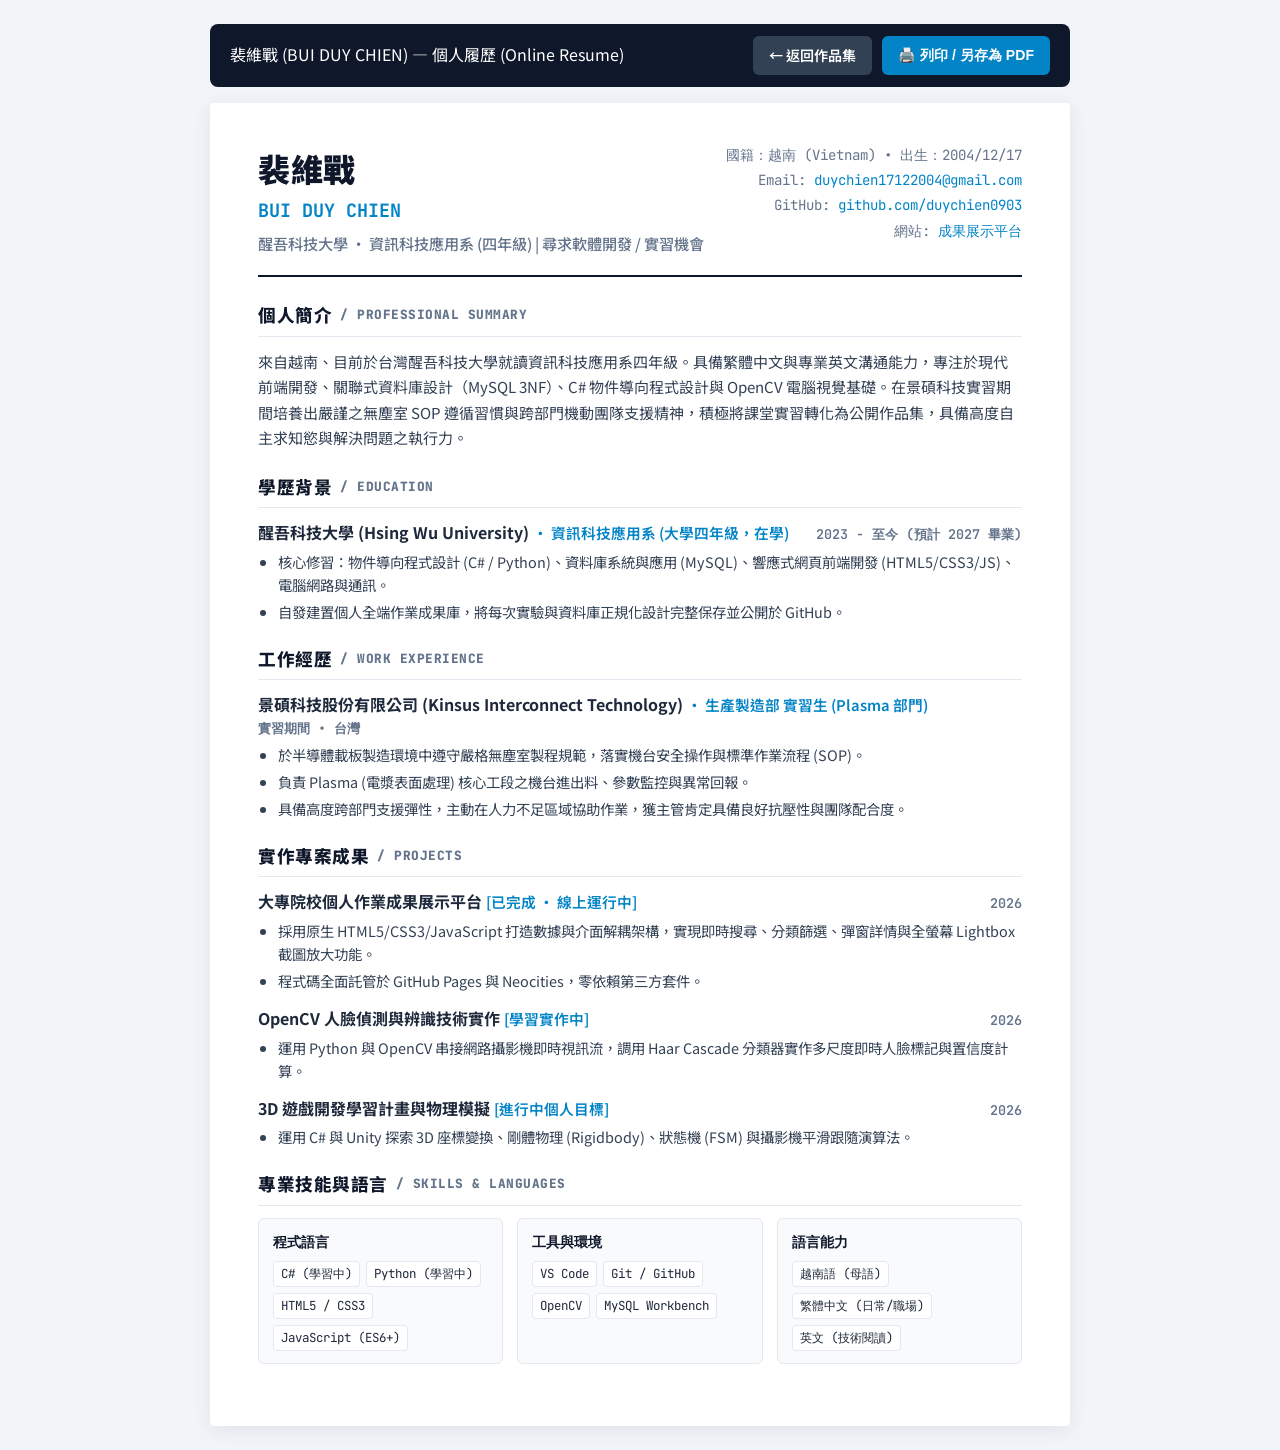
<file: resume.html>
<!DOCTYPE html>
<html lang="zh-TW">
<head>
  <meta charset="UTF-8">
  <meta name="viewport" content="width=device-width, initial-scale=1.0">
  <title>Bui Duy Chien (裴維戰) — Resume / CV</title>
  <link rel="preconnect" href="https://fonts.googleapis.com">
  <link rel="preconnect" href="https://fonts.gstatic.com" crossorigin>
  <link href="https://fonts.googleapis.com/css2?family=JetBrains+Mono:wght@400;600;700&family=Noto+Sans+TC:wght@400;500;700;900&display=swap" rel="stylesheet">
  <style>
    :root {
      --primary: #0F172A;
      --secondary: #1E293B;
      --accent: #0284C7;
      --text-main: #1E293B;
      --text-muted: #64748B;
      --border: #E2E8F0;
      --bg: #FFFFFF;
      --card-bg: #F8FAFC;
    }

    * {
      box-sizing: border-box;
      margin: 0;
      padding: 0;
    }

    body {
      font-family: 'Noto Sans TC', sans-serif;
      color: var(--text-main);
      background-color: #F1F5F9;
      padding: 24px 12px;
      line-height: 1.6;
      -webkit-font-smoothing: antialiased;
    }

    .resume-actions-bar {
      max-width: 860px;
      margin: 0 auto 16px auto;
      display: flex;
      justify-content: space-between;
      align-items: center;
      background-color: var(--primary);
      padding: 12px 20px;
      border-radius: 8px;
      color: #FFFFFF;
    }

    .btn-action {
      display: inline-flex;
      align-items: center;
      gap: 6px;
      padding: 8px 16px;
      font-size: 0.88rem;
      font-weight: 600;
      border-radius: 6px;
      cursor: pointer;
      text-decoration: none;
      border: none;
      transition: all 0.2s;
    }

    .btn-print {
      background-color: var(--accent);
      color: #FFFFFF;
    }

    .btn-print:hover {
      background-color: #0369A1;
    }

    .btn-back {
      background-color: #334155;
      color: #FFFFFF;
    }

    .btn-back:hover {
      background-color: #475569;
    }

    /* Printable Paper Container */
    .resume-sheet {
      max-width: 860px;
      margin: 0 auto;
      background-color: var(--bg);
      padding: 40px 48px;
      box-shadow: 0 4px 20px rgba(0, 0, 0, 0.08);
      border-radius: 4px;
    }

    /* Header */
    .cv-header {
      border-bottom: 2px solid var(--primary);
      padding-bottom: 20px;
      margin-bottom: 24px;
      display: flex;
      justify-content: space-between;
      align-items: flex-start;
      flex-wrap: wrap;
      gap: 16px;
    }

    .name-main {
      font-size: 2rem;
      font-weight: 900;
      color: var(--primary);
      letter-spacing: 0.5px;
    }

    .name-sub {
      font-size: 1.15rem;
      font-weight: 700;
      color: var(--accent);
      margin-top: 2px;
      font-family: 'JetBrains Mono', monospace;
    }

    .tagline {
      font-size: 0.95rem;
      color: var(--text-muted);
      margin-top: 6px;
      font-weight: 500;
    }

    .cv-contact-box {
      text-align: right;
      font-size: 0.88rem;
      line-height: 1.8;
      color: var(--text-muted);
      font-family: 'JetBrains Mono', monospace;
    }

    .cv-contact-box a {
      color: var(--accent);
      text-decoration: none;
    }

    /* Sections */
    .cv-section {
      margin-bottom: 22px;
    }

    .section-title {
      font-size: 1.1rem;
      font-weight: 800;
      color: var(--primary);
      border-bottom: 1.5px solid var(--border);
      padding-bottom: 6px;
      margin-bottom: 12px;
      display: flex;
      align-items: center;
      gap: 8px;
      text-transform: uppercase;
      letter-spacing: 0.5px;
    }

    .section-title span.en {
      font-size: 0.8rem;
      color: var(--text-muted);
      font-family: 'JetBrains Mono', monospace;
    }

    /* Profile / Summary */
    .summary-text {
      font-size: 0.94rem;
      color: #334155;
      line-height: 1.7;
    }

    /* Items */
    .cv-item {
      margin-bottom: 14px;
    }

    .item-header {
      display: flex;
      justify-content: space-between;
      align-items: baseline;
      margin-bottom: 4px;
      flex-wrap: wrap;
    }

    .item-title {
      font-size: 1rem;
      font-weight: 700;
      color: var(--secondary);
    }

    .item-org {
      font-size: 0.92rem;
      font-weight: 600;
      color: var(--accent);
    }

    .item-period {
      font-size: 0.84rem;
      color: var(--text-muted);
      font-family: 'JetBrains Mono', monospace;
      font-weight: 600;
    }

    .item-desc-list {
      list-style-type: disc;
      padding-left: 20px;
      font-size: 0.9rem;
      color: #334155;
      line-height: 1.6;
    }

    .item-desc-list li {
      margin-bottom: 4px;
    }

    /* Skills Grid */
    .skills-cv-grid {
      display: grid;
      grid-template-columns: repeat(3, 1fr);
      gap: 14px;
    }

    .skill-cat-card {
      background-color: var(--card-bg);
      border: 1px solid var(--border);
      border-radius: 6px;
      padding: 12px 14px;
    }

    .cat-head {
      font-size: 0.88rem;
      font-weight: 700;
      color: var(--primary);
      margin-bottom: 8px;
      font-family: 'JetBrains Mono', monospace;
    }

    .skill-tags {
      display: flex;
      flex-wrap: wrap;
      gap: 6px;
    }

    .s-tag {
      font-size: 0.78rem;
      font-family: 'JetBrains Mono', monospace;
      background-color: #FFFFFF;
      border: 1px solid var(--border);
      padding: 2px 7px;
      border-radius: 4px;
      color: var(--secondary);
    }

    /* Personal info 2-column table */
    .info-table {
      width: 100%;
      border-collapse: collapse;
      font-size: 0.9rem;
    }

    .info-table td {
      padding: 6px 10px;
      border-bottom: 1px solid var(--border);
    }

    .info-table td.label {
      width: 130px;
      font-weight: 700;
      color: var(--text-muted);
      background-color: var(--card-bg);
    }

    /* Print styles */
    @media print {
      body {
        background-color: #FFFFFF;
        padding: 0;
      }
      .resume-actions-bar {
        display: none !important;
      }
      .resume-sheet {
        box-shadow: none;
        padding: 0;
        max-width: 100%;
      }
      a {
        text-decoration: none;
        color: inherit;
      }
    }

    @media (max-width: 640px) {
      .resume-sheet {
        padding: 24px 18px;
      }
      .cv-contact-box {
        text-align: left;
      }
      .skills-cv-grid {
        grid-template-columns: 1fr;
      }
    }
  </style>
</head>
<body>

  <!-- Top Action Bar (Screen Only) -->
  <div class="resume-actions-bar">
    <span>裴維戰 (BUI DUY CHIEN) — 個人履歷 (Online Resume)</span>
    <div style="display: flex; gap: 10px;">
      <a href="../index.html" class="btn-action btn-back">← 返回作品集</a>
      <button type="button" class="btn-action btn-print" onclick="window.print()">
        🖨️ 列印 / 另存為 PDF
      </button>
    </div>
  </div>

  <!-- A4 Printable Paper -->
  <div class="resume-sheet">
    <!-- Header -->
    <header class="cv-header">
      <div>
        <h1 class="name-main">裴維戰</h1>
        <div class="name-sub">BUI DUY CHIEN</div>
        <p class="tagline">醒吾科技大學 • 資訊科技應用系 (四年級) | 尋求軟體開發 / 實習機會</p>
      </div>

      <div class="cv-contact-box">
        <div>國籍：越南 (Vietnam) • 出生：2004/12/17</div>
        <div>Email: <a href="mailto:duychien17122004@gmail.com">duychien17122004@gmail.com</a></div>
        <div>GitHub: <a href="https://github.com/duychien0903" target="_blank">github.com/duychien0903</a></div>
        <div>網站: <a href="https://duychien0903.github.io/student-assignment-portfolio/" target="_blank">成果展示平台</a></div>
      </div>
    </header>

    <!-- 1. 個人簡介 -->
    <section class="cv-section">
      <h2 class="section-title">個人簡介 <span class="en">/ Professional Summary</span></h2>
      <p class="summary-text">
        來自越南、目前於台灣醒吾科技大學就讀資訊科技應用系四年級。具備繁體中文與專業英文溝通能力，專注於現代前端開發、關聯式資料庫設計（MySQL 3NF）、C# 物件導向程式設計與 OpenCV 電腦視覺基礎。在景碩科技實習期間培養出嚴謹之無塵室 SOP 遵循習慣與跨部門機動團隊支援精神，積極將課堂實習轉化為公開作品集，具備高度自主求知慾與解決問題之執行力。
      </p>
    </section>

    <!-- 2. 學歷背景 -->
    <section class="cv-section">
      <h2 class="section-title">學歷背景 <span class="en">/ Education</span></h2>
      <div class="cv-item">
        <div class="item-header">
          <div>
            <span class="item-title">醒吾科技大學 (Hsing Wu University)</span>
            <span class="item-org"> • 資訊科技應用系 (大學四年級，在學)</span>
          </div>
          <span class="item-period">2023 - 至今 (預計 2027 畢業)</span>
        </div>
        <ul class="item-desc-list">
          <li>核心修習：物件導向程式設計 (C# / Python)、資料庫系統與應用 (MySQL)、響應式網頁前端開發 (HTML5/CSS3/JS)、電腦網路與通訊。</li>
          <li>自發建置個人全端作業成果庫，將每次實驗與資料庫正規化設計完整保存並公開於 GitHub。</li>
        </ul>
      </div>
    </section>

    <!-- 3. 工作與實習經歷 -->
    <section class="cv-section">
      <h2 class="section-title">工作經歷 <span class="en">/ Work Experience</span></h2>
      <div class="cv-item">
        <div class="item-header">
          <div>
            <span class="item-title">景碩科技股份有限公司 (Kinsus Interconnect Technology)</span>
            <span class="item-org"> • 生產製造部 實習生 (Plasma 部門)</span>
          </div>
          <span class="item-period">實習期間 • 台灣</span>
        </div>
        <ul class="item-desc-list">
          <li>於半導體載板製造環境中遵守嚴格無塵室製程規範，落實機台安全操作與標準作業流程 (SOP)。</li>
          <li>負責 Plasma (電漿表面處理) 核心工段之機台進出料、參數監控與異常回報。</li>
          <li>具備高度跨部門支援彈性，主動在人力不足區域協助作業，獲主管肯定具備良好抗壓性與團隊配合度。</li>
        </ul>
      </div>
    </section>

    <!-- 4. 專案作品 -->
    <section class="cv-section">
      <h2 class="section-title">實作專案成果 <span class="en">/ Projects</span></h2>
      <div class="cv-item">
        <div class="item-header">
          <div>
            <span class="item-title">大專院校個人作業成果展示平台</span>
            <span class="item-org"> [已完成 • 線上運行中]</span>
          </div>
          <span class="item-period">2026</span>
        </div>
        <ul class="item-desc-list">
          <li>採用原生 HTML5/CSS3/JavaScript 打造數據與介面解耦架構，實現即時搜尋、分類篩選、彈窗詳情與全螢幕 Lightbox 截圖放大功能。</li>
          <li>程式碼全面託管於 GitHub Pages 與 Neocities，零依賴第三方套件。</li>
        </ul>
      </div>

      <div class="cv-item">
        <div class="item-header">
          <div>
            <span class="item-title">OpenCV 人臉偵測與辨識技術實作</span>
            <span class="item-org"> [學習實作中]</span>
          </div>
          <span class="item-period">2026</span>
        </div>
        <ul class="item-desc-list">
          <li>運用 Python 與 OpenCV 串接網路攝影機即時視訊流，調用 Haar Cascade 分類器實作多尺度即時人臉標記與置信度計算。</li>
        </ul>
      </div>

      <div class="cv-item">
        <div class="item-header">
          <div>
            <span class="item-title">3D 遊戲開發學習計畫與物理模擬</span>
            <span class="item-org"> [進行中個人目標]</span>
          </div>
          <span class="item-period">2026</span>
        </div>
        <ul class="item-desc-list">
          <li>運用 C# 與 Unity 探索 3D 座標變換、剛體物理 (Rigidbody)、狀態機 (FSM) 與攝影機平滑跟隨演算法。</li>
        </ul>
      </div>
    </section>

    <!-- 5. 技能與語言 -->
    <section class="cv-section">
      <h2 class="section-title">專業技能與語言 <span class="en">/ Skills &amp; Languages</span></h2>
      <div class="skills-cv-grid">
        <div class="skill-cat-card">
          <div class="cat-head">程式語言</div>
          <div class="skill-tags">
            <span class="s-tag">C# (學習中)</span>
            <span class="s-tag">Python (學習中)</span>
            <span class="s-tag">HTML5 / CSS3</span>
            <span class="s-tag">JavaScript (ES6+)</span>
          </div>
        </div>

        <div class="skill-cat-card">
          <div class="cat-head">工具與環境</div>
          <div class="skill-tags">
            <span class="s-tag">VS Code</span>
            <span class="s-tag">Git / GitHub</span>
            <span class="s-tag">OpenCV</span>
            <span class="s-tag">MySQL Workbench</span>
          </div>
        </div>

        <div class="skill-cat-card">
          <div class="cat-head">語言能力</div>
          <div class="skill-tags">
            <span class="s-tag">越南語 (母語)</span>
            <span class="s-tag">繁體中文 (日常/職場)</span>
            <span class="s-tag">英文 (技術閱讀)</span>
          </div>
        </div>
      </div>
    </section>
  </div>

</body>
</html>
</file>
